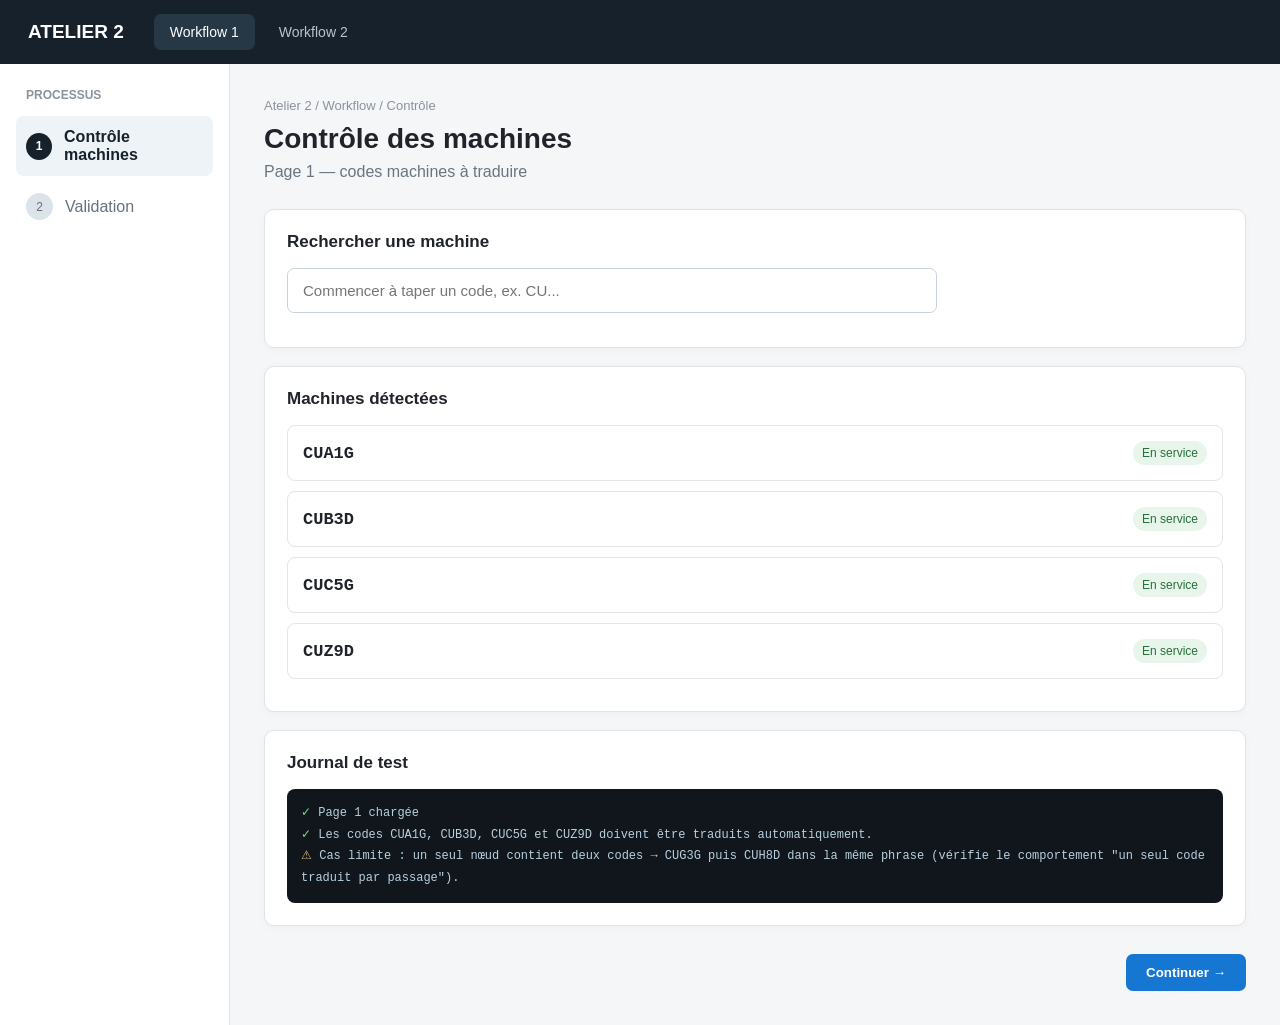
<file: index.html>
<!DOCTYPE html>
<html lang="fr">
<head>
<meta charset="UTF-8">
<meta name="viewport" content="width=device-width, initial-scale=1.0">
<title>Test Workflow — Traduction Machines</title>
<style>
*{box-sizing:border-box}
body{margin:0;font-family:Inter,Arial,sans-serif;background:#f4f6f8;color:#20242a}
header{height:64px;background:#17212b;color:white;display:flex;align-items:center;padding:0 28px;gap:30px}
.logo{font-weight:700;font-size:19px}
nav{display:flex;gap:8px}
nav button{border:0;background:transparent;color:#b9c3cc;padding:10px 16px;border-radius:7px;cursor:pointer;font-size:14px}
nav button.active,nav button:hover{background:#263746;color:white}
.layout{display:flex;min-height:calc(100vh - 64px)}
aside{width:230px;background:white;border-right:1px solid #dfe4e8;padding:24px 16px}
.workflow-title{font-size:12px;text-transform:uppercase;color:#89939d;font-weight:700;margin:0 10px 14px}
.step{display:flex;align-items:center;gap:12px;padding:12px 10px;border-radius:8px;margin-bottom:5px;color:#65717c}
.step.active{background:#eef3f7;color:#17212b;font-weight:700}
.step .num{width:27px;height:27px;border-radius:50%;display:grid;place-items:center;background:#dce3e9;font-size:12px}
.step.active .num{background:#17212b;color:white}
main{flex:1;padding:34px;max-width:1100px}
.page{display:none}
.page.active{display:block}
.breadcrumb{font-size:13px;color:#89939d;margin-bottom:10px}
h1{margin:0 0 8px;font-size:28px}
.subtitle{color:#697580;margin-bottom:28px}
.card{background:white;border:1px solid #dfe4e8;border-radius:10px;padding:22px;margin-bottom:18px;box-shadow:0 2px 8px #00000008}
.card h2{font-size:17px;margin:0 0 16px}
.machine{display:flex;justify-content:space-between;align-items:center;border:1px solid #e1e6ea;border-radius:8px;padding:15px;margin:10px 0}
.code{font-family:monospace;font-size:17px;font-weight:700}
.status{font-size:12px;padding:5px 9px;border-radius:20px;background:#e8f5ea;color:#27713a}
.actions{display:flex;justify-content:space-between;margin-top:28px}
button.primary{background:#1677d2;color:white;border:0;border-radius:7px;padding:11px 20px;cursor:pointer;font-weight:600}
button.secondary{background:white;border:1px solid #cbd3da;border-radius:7px;padding:11px 20px;cursor:pointer}
.log{font-family:monospace;background:#10161c;color:#b9d0df;border-radius:8px;padding:14px;font-size:12px;line-height:1.8}
.ok{color:#72e18b}
.warn{color:#e1b672}

.machine-search{position:relative;max-width:650px}
.machine-search input{width:100%;padding:13px 15px;border:1px solid #cbd3da;border-radius:7px;font-size:15px;outline:none}
.machine-search input:focus{border-color:#1677d2;box-shadow:0 0 0 3px #1677d21a}
.suggestions{position:absolute;z-index:20;left:0;right:0;top:100%;background:white;border:1px solid #dfe4e8;border-top:0;border-radius:0 0 7px 7px;box-shadow:0 6px 16px #00000012;display:none;overflow:hidden}
.suggestion{padding:11px 15px;cursor:pointer;font-family:monospace;font-weight:700}
.suggestion:hover,.suggestion.active{background:#eef3f7}
.no-result{padding:11px 15px;color:#89939d;font-size:13px}
.selected-machine{margin-top:12px;font-size:13px;color:#697580}
</style>
</head>
<body>

<header>
  <div class="logo">ATELIER 2</div>
  <nav>
    <button id="nav1" onclick="goTo('page1')">Workflow 1</button>
    <button id="nav2" onclick="goTo('page2')">Workflow 2</button>
  </nav>
</header>

<div class="layout">
<aside>
  <div class="workflow-title">Processus</div>
  <div class="step active" id="step1"><span class="num">1</span> Contrôle machines</div>
  <div class="step" id="step2"><span class="num">2</span> Validation</div>
</aside>

<main>

<section class="page active" id="page1">
  <div class="breadcrumb">Atelier 2 / Workflow / Contrôle</div>
  <h1>Contrôle des machines</h1>
  <div class="subtitle">Page 1 — codes machines à traduire</div>

  <div class="card">
    <h2>Rechercher une machine</h2>
    <div class="machine-search">
      <input id="machineInput" type="text" autocomplete="off"
             placeholder="Commencer à taper un code, ex. CU...">
      <div id="suggestions" class="suggestions"></div>
    </div>
    <div id="selectedMachine" class="selected-machine"></div>
  </div>

  <div class="card">
    <h2>Machines détectées</h2>
    <div class="machine"><span class="code">CUA1G</span><span class="status">En service</span></div>
    <div class="machine"><span class="code">CUB3D</span><span class="status">En service</span></div>
    <div class="machine"><span class="code">CUC5G</span><span class="status">En service</span></div>
    <div class="machine"><span class="code">CUZ9D</span><span class="status">En service</span></div>
  </div>

  <div class="card">
    <h2>Journal de test</h2>
    <div class="log"><span class="ok">✓</span> Page 1 chargée<br>
    <span class="ok">✓</span> Les codes CUA1G, CUB3D, CUC5G et CUZ9D doivent être traduits automatiquement.<br>
    <span class="warn">⚠</span> Cas limite : un seul nœud contient deux codes → CUG3G puis CUH8D dans la même phrase (vérifie le comportement "un seul code traduit par passage").</div>
  </div>

  <div class="actions">
    <span></span>
    <button class="primary" onclick="goTo('page2')">Continuer →</button>
  </div>
</section>

<section class="page" id="page2">
  <div class="breadcrumb">Atelier 2 / Workflow / Validation</div>
  <h1>Validation</h1>
  <div class="subtitle">Page 2 — deuxième écran du workflow</div>

  <div class="card">
    <h2>Contrôle final</h2>
    <div class="machine"><span class="code">CUD2G</span><span class="status">À vérifier</span></div>
    <div class="machine"><span class="code">CUE7D</span><span class="status">À vérifier</span></div>
    <div class="machine"><span class="code">CUF4G</span><span class="status">À vérifier</span></div>
    <div class="machine"><span class="code">CUH8D</span><span class="status">À vérifier</span></div>
  </div>

  <div class="card">
    <h2>Test de navigation</h2>
    <div class="log"><span class="ok">✓</span> Page 2 chargée via history.pushState()<br>
    <span class="ok">✓</span> Le UserScript doit détecter les nouveaux codes sans rechargement.</div>
  </div>

  <div class="actions">
    <button class="secondary" onclick="goTo('page1')">← Retour</button>
    <button class="primary" onclick="goTo('page1')">Terminer</button>
  </div>
</section>

</main>
</div>

<script>
function goTo(page, addHistory=true){
  document.querySelectorAll('.page').forEach(p=>p.classList.remove('active'));
  document.querySelectorAll('.step').forEach(s=>s.classList.remove('active'));
  document.getElementById(page).classList.add('active');

  const isPage1 = page === 'page1';
  document.getElementById(isPage1 ? 'step1' : 'step2').classList.add('active');
  document.getElementById('nav1').classList.toggle('active', isPage1);
  document.getElementById('nav2').classList.toggle('active', !isPage1);

  if(addHistory){
    history.pushState({page:page}, '', '#' + page);
  }
  window.scrollTo(0,0);
}

window.addEventListener('popstate', ()=>{
  const page = location.hash === '#page2' ? 'page2' : 'page1';
  goTo(page, false);
});

const initialPage = location.hash === '#page2' ? 'page2' : 'page1';
goTo(initialPage, false);

// Liste générée par boucle complète (26 lettres x 1-9 x G/D = 468 codes)
// pour tester l'autocomplétion sur l'intégralité de la plage de codes possibles.
const machines = [];
{
  const lettres = 'ABCDEFGHIJKLMNOPQRSTUVWXYZ';
  for (let i = 0; i < lettres.length; i++) {
    for (let n = 1; n <= 9; n++) {
      machines.push(`CU${lettres[i]}${n}G`);
      machines.push(`CU${lettres[i]}${n}D`);
    }
  }
}

const machineInput = document.getElementById("machineInput");
const suggestions = document.getElementById("suggestions");
const selectedMachine = document.getElementById("selectedMachine");

function afficherSuggestions() {
  const valeur = machineInput.value.trim().toUpperCase();

  if (!valeur) {
    suggestions.style.display = "none";
    return;
  }

  const resultats = machines
    .filter(code => code.startsWith(valeur))
    .slice(0, 1);

  suggestions.innerHTML = "";

  if (!resultats.length) {
    suggestions.innerHTML = '<div class="no-result">Aucune machine trouvée</div>';
  } else {
    resultats.forEach(code => {
      const item = document.createElement("div");
      item.className = "suggestion";
      item.textContent = code;
      item.onclick = () => {
        machineInput.value = code;
        selectedMachine.textContent = "Machine sélectionnée : " + code;
        suggestions.style.display = "none";
      };
      suggestions.appendChild(item);
    });
  }

  suggestions.style.display = "block";
}

machineInput.addEventListener("input", afficherSuggestions);

machineInput.addEventListener("keydown", event => {
  if (event.key === "Escape") {
    suggestions.style.display = "none";
  }

  if (event.key === "Enter") {
    const premier = suggestions.querySelector(".suggestion");
    if (premier) premier.click();
  }
});

document.addEventListener("click", event => {
  if (!event.target.closest(".machine-search")) {
    suggestions.style.display = "none";
  }
});

</script>

</body>
</html>
</file>
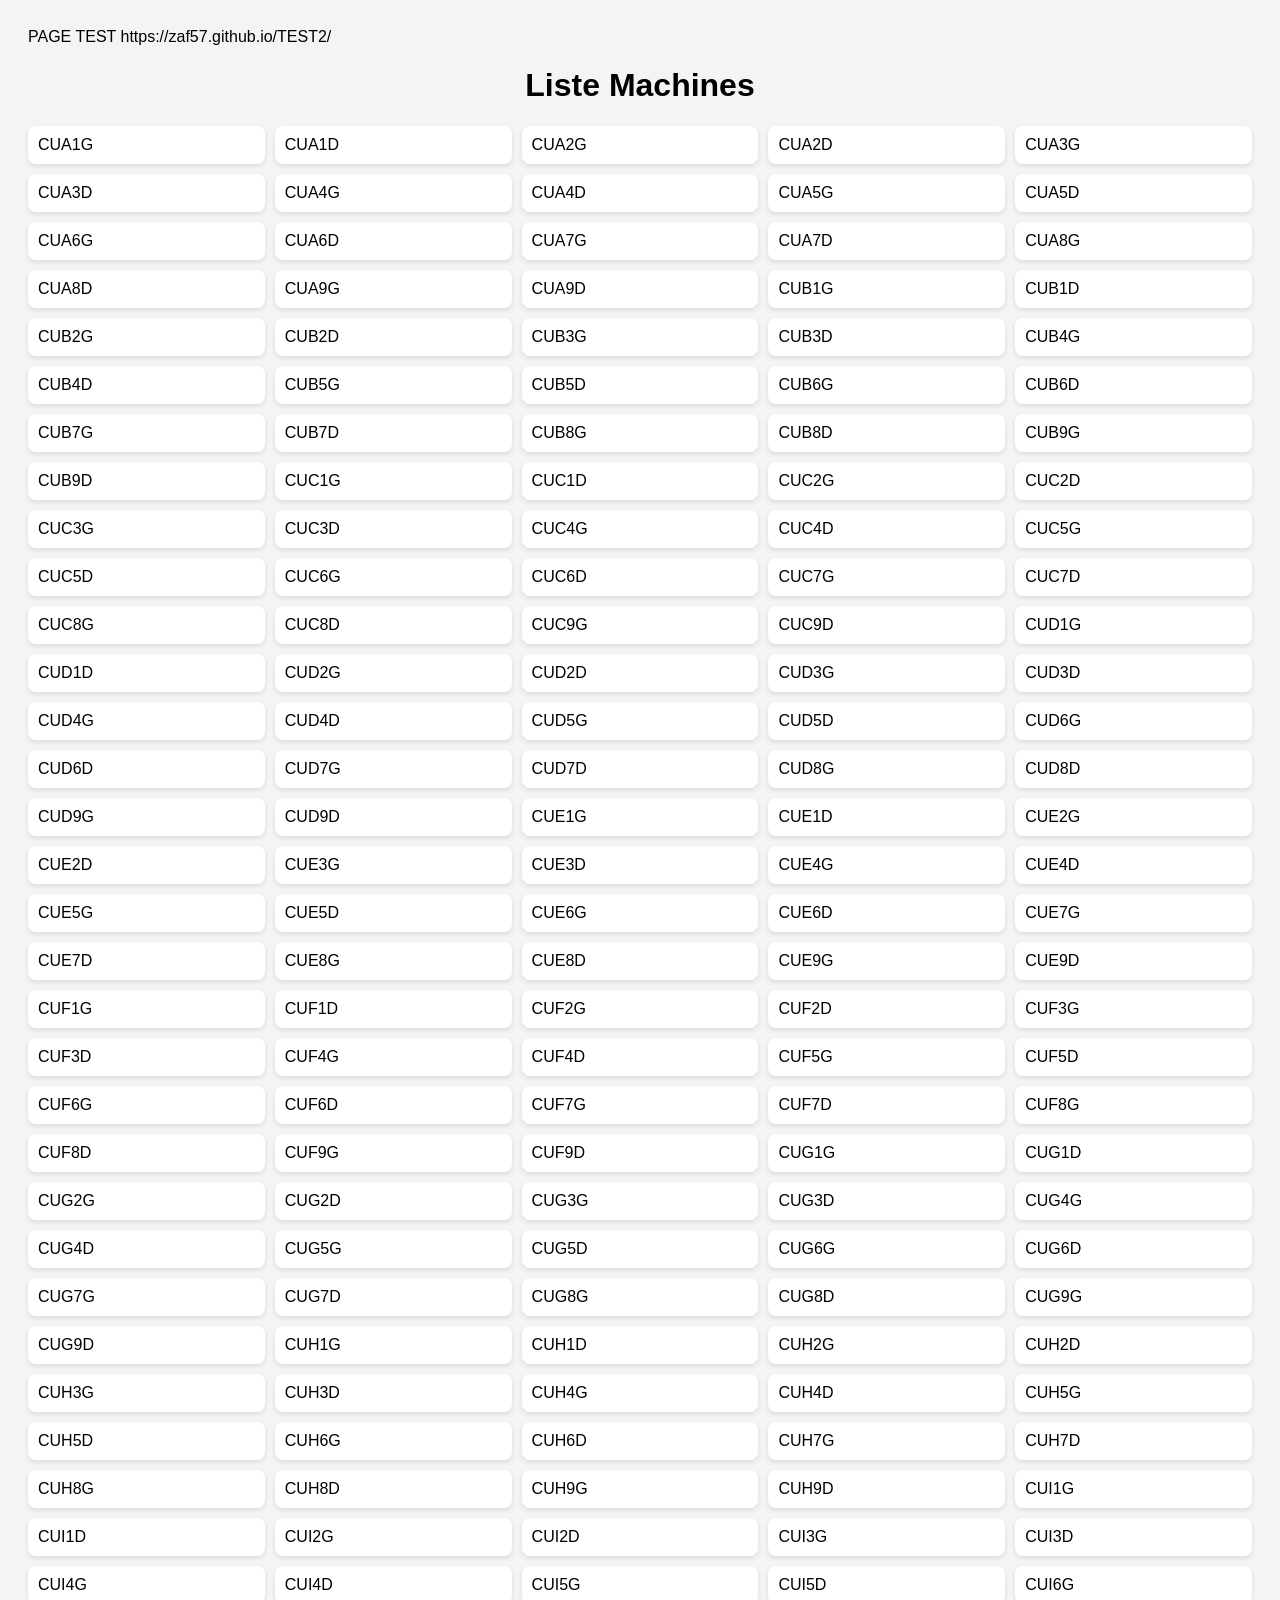
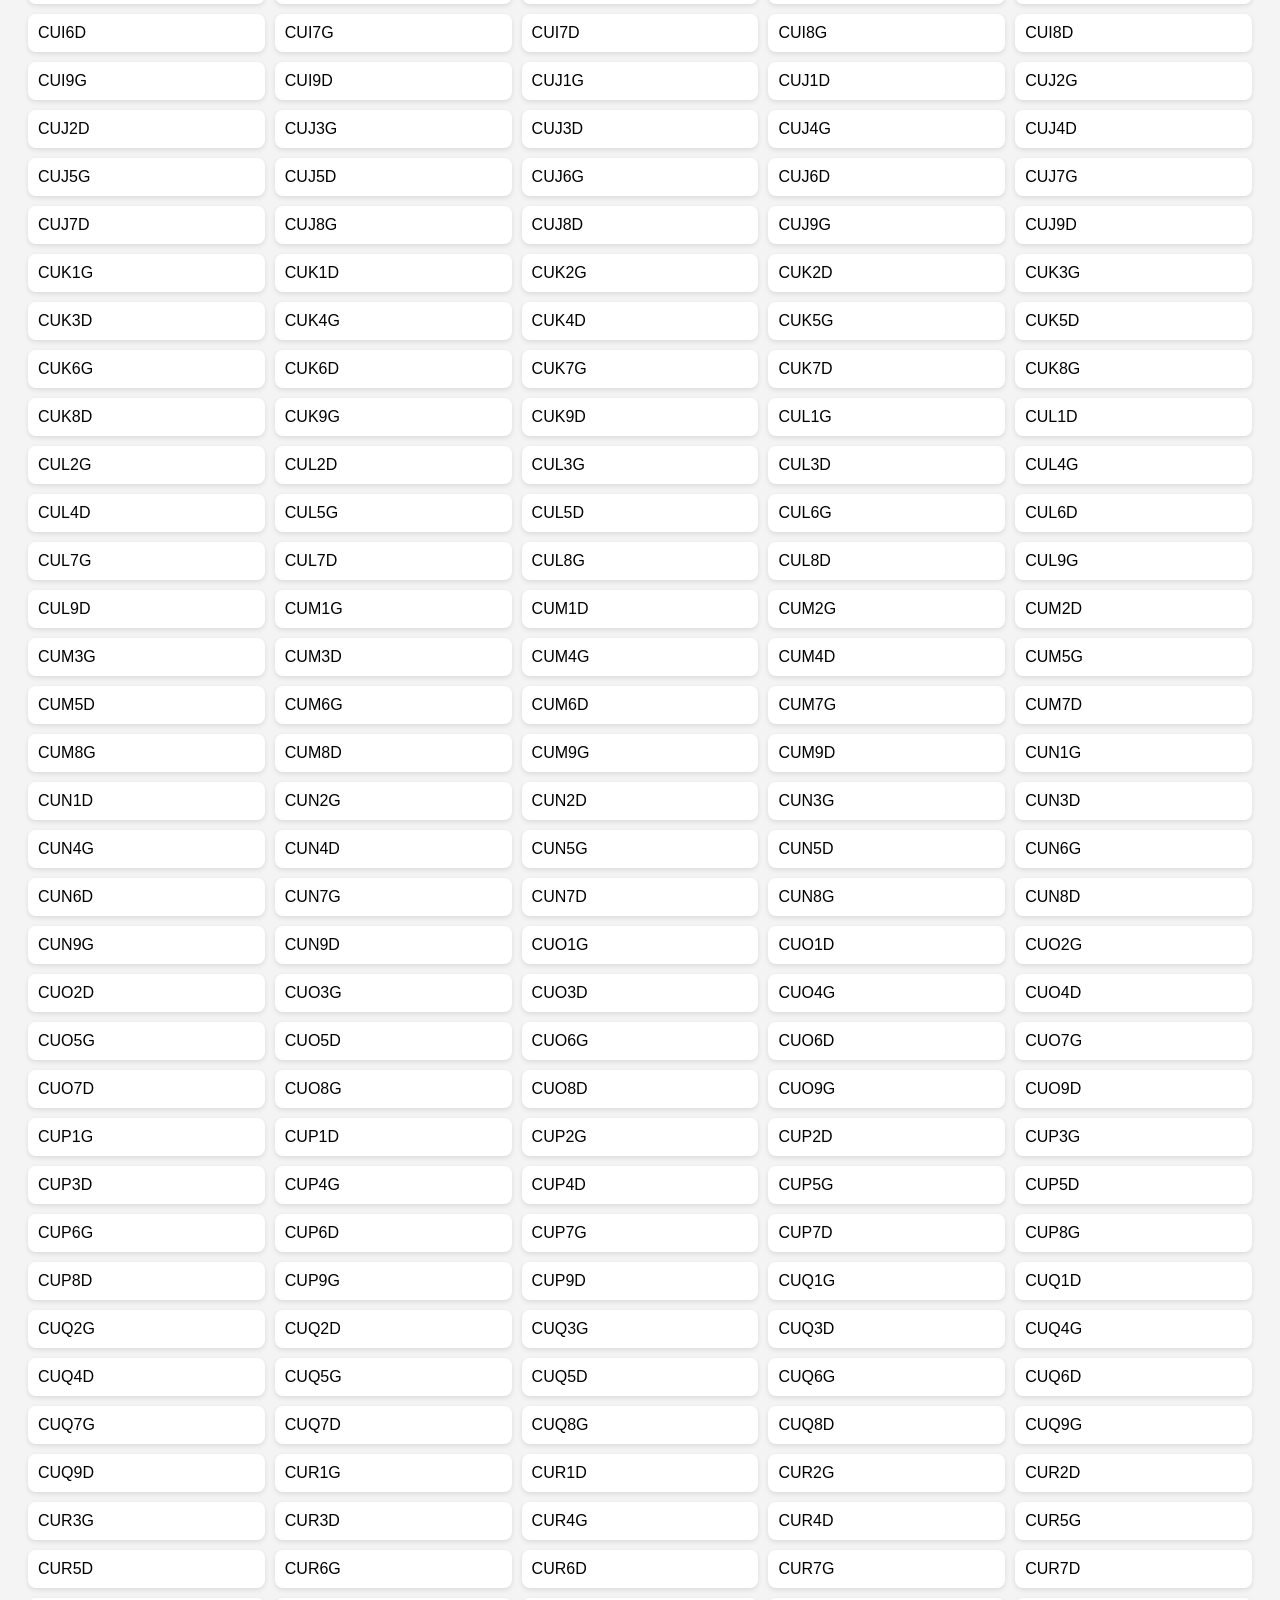
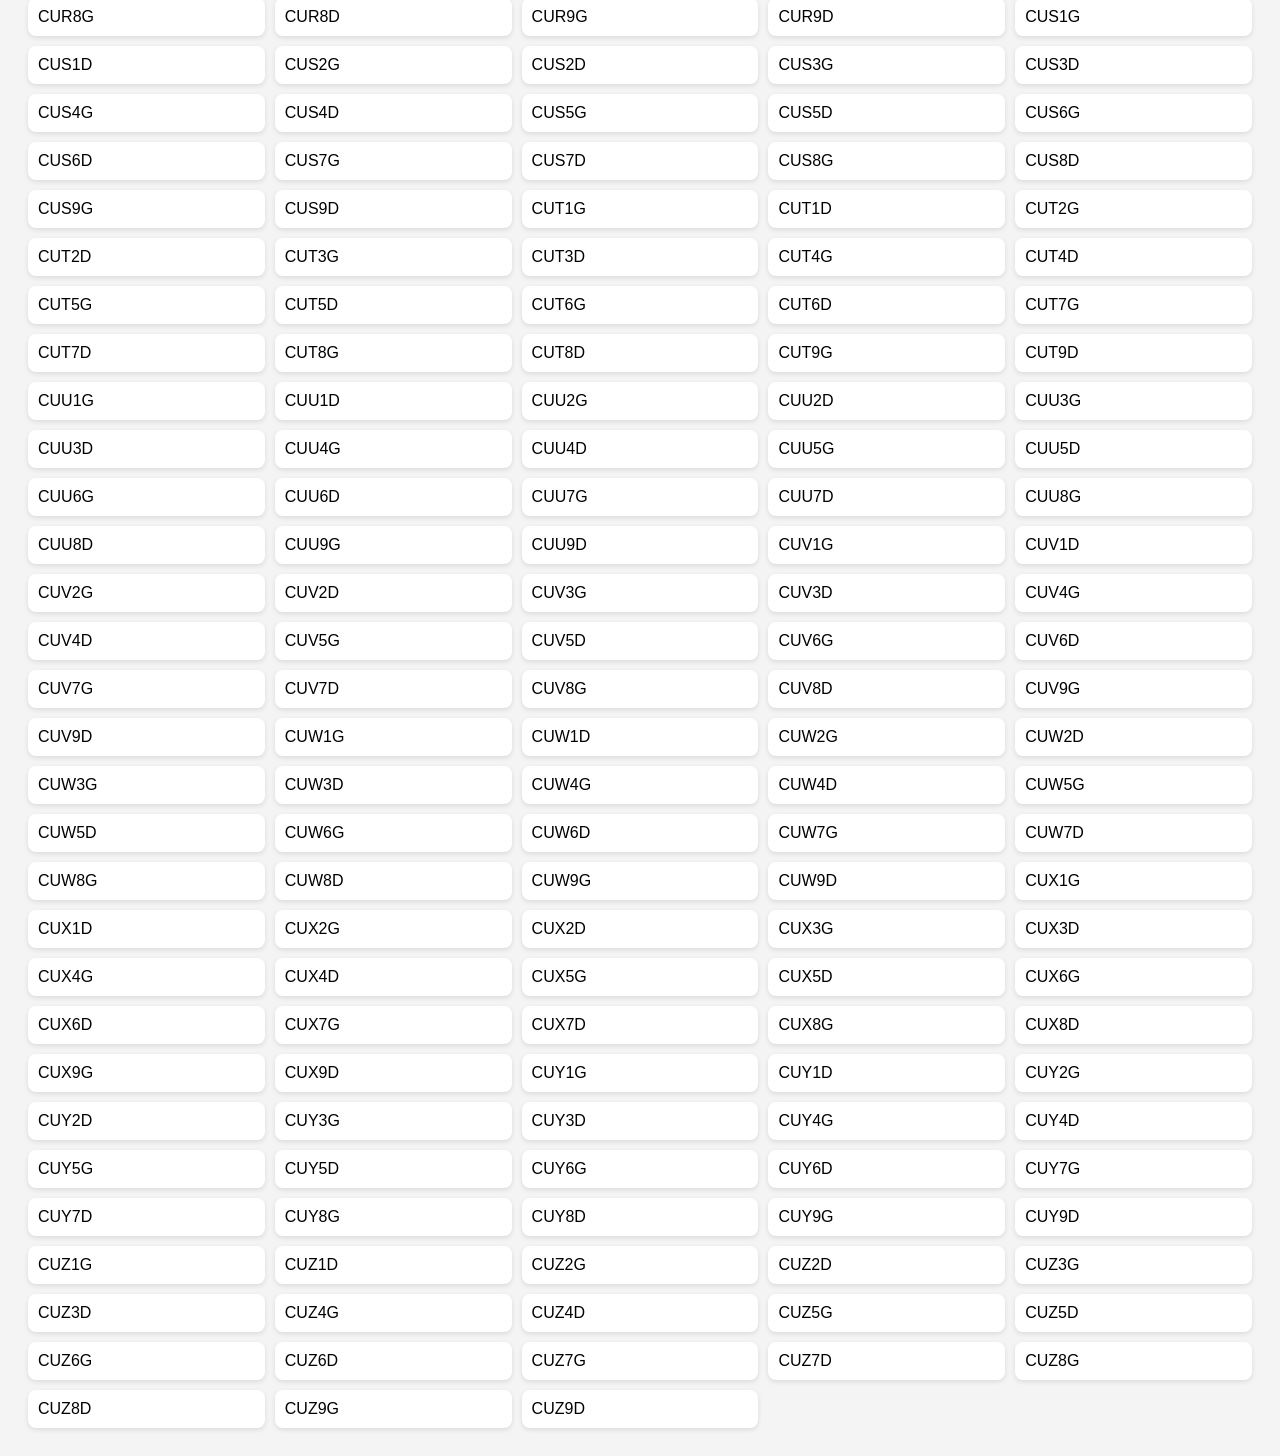
<file: index test.html>
PAGE TEST https://zaf57.github.io/TEST2/
<!DOCTYPE html>
<html lang="fr">
<head>
    <meta charset="UTF-8">
    <meta name="viewport" content="width=device-width, initial-scale=1.0">
    <title>Liste Machines Atelier</title>

    <style>
        body {
            font-family: Arial, sans-serif;
            background: #f4f4f4;
            padding: 20px;
        }

        h1 {
            text-align: center;
        }

        .grid {
            display: grid;
            grid-template-columns: repeat(auto-fill, minmax(220px, 1fr));
            gap: 10px;
            margin-top: 20px;
        }

        .machine {
            background: white;
            border-radius: 8px;
            padding: 10px;
            box-shadow: 0 2px 5px rgba(0,0,0,0.1);
            font-size: 16px;
        }

        
    </style>
</head>
<body>

    <h1>Liste Machines</h1>

    <div class="grid" id="machines"></div>

    <script>

        const lettres = 'ABCDEFGHIJKLMNOPQRSTUVWXYZ'.split('');

        const container = document.getElementById('machines');

        lettres.forEach((lettre, index) => {

            const rangee = index + 1;

            for(let i = 1; i <= 9; i++) {

                ['G', 'D'].forEach(cote => {

                    const code = `CU${lettre}${i}${cote}`;
                    const alias = `${rangee}/${i}${cote}`;

                    const div = document.createElement('div');
                    div.className = 'machine';

                    div.innerHTML = `${code}`;

                    container.appendChild(div);
                });
            }
        });

    </script>

</body>
</html>
</file>
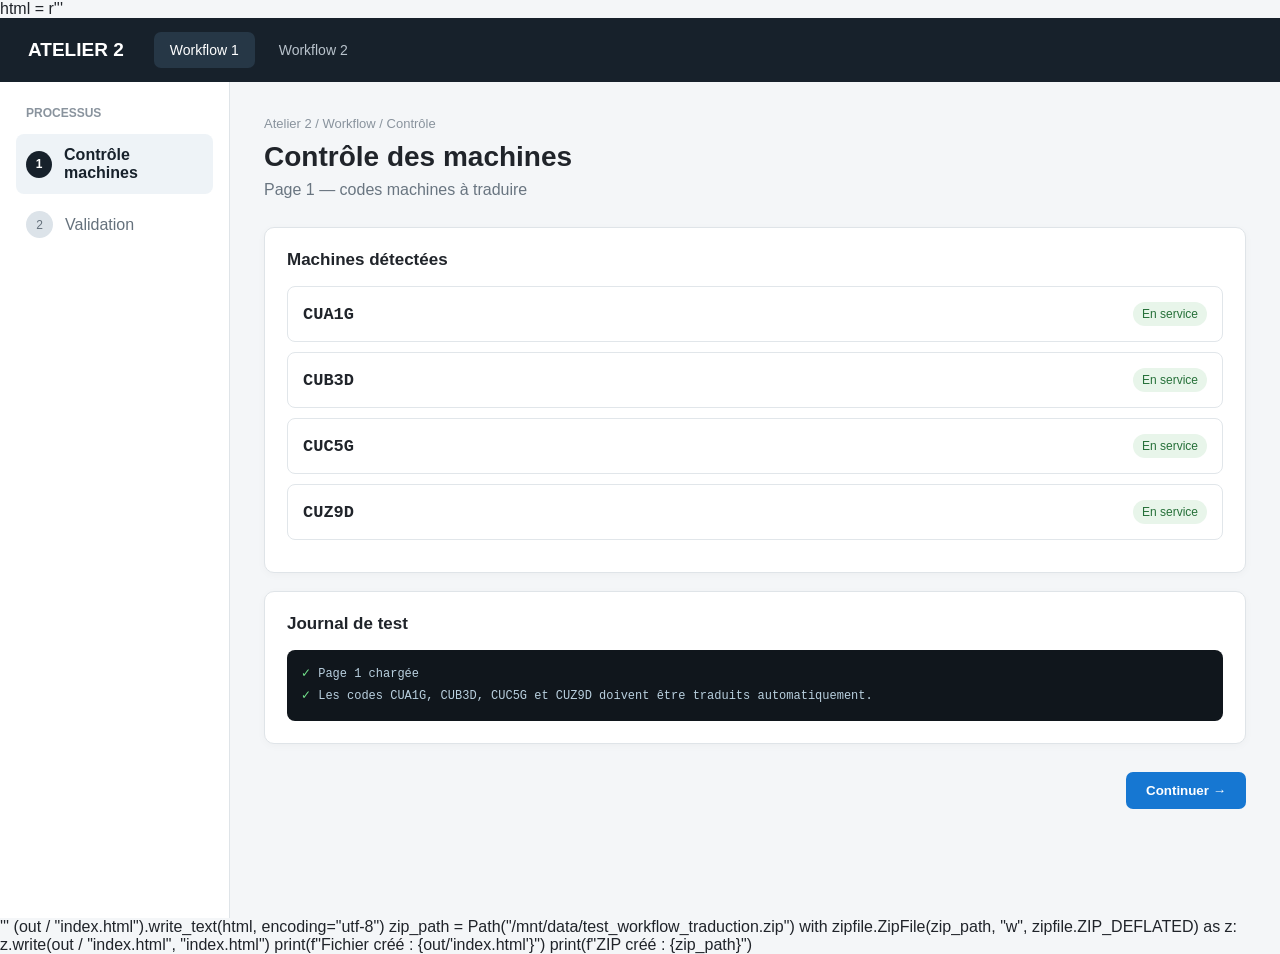
<file: indexr.html>
html = r'''<!DOCTYPE html>
<html lang="fr">
<head>
<meta charset="UTF-8">
<meta name="viewport" content="width=device-width, initial-scale=1.0">
<title>Test Workflow — Traduction Machines</title>
<style>
*{box-sizing:border-box}
body{margin:0;font-family:Inter,Arial,sans-serif;background:#f4f6f8;color:#20242a}
header{height:64px;background:#17212b;color:white;display:flex;align-items:center;padding:0 28px;gap:30px}
.logo{font-weight:700;font-size:19px}
nav{display:flex;gap:8px}
nav button{border:0;background:transparent;color:#b9c3cc;padding:10px 16px;border-radius:7px;cursor:pointer;font-size:14px}
nav button.active,nav button:hover{background:#263746;color:white}
.layout{display:flex;min-height:calc(100vh - 64px)}
aside{width:230px;background:white;border-right:1px solid #dfe4e8;padding:24px 16px}
.workflow-title{font-size:12px;text-transform:uppercase;color:#89939d;font-weight:700;margin:0 10px 14px}
.step{display:flex;align-items:center;gap:12px;padding:12px 10px;border-radius:8px;margin-bottom:5px;color:#65717c}
.step.active{background:#eef3f7;color:#17212b;font-weight:700}
.step .num{width:27px;height:27px;border-radius:50%;display:grid;place-items:center;background:#dce3e9;font-size:12px}
.step.active .num{background:#17212b;color:white}
main{flex:1;padding:34px;max-width:1100px}
.page{display:none}
.page.active{display:block}
.breadcrumb{font-size:13px;color:#89939d;margin-bottom:10px}
h1{margin:0 0 8px;font-size:28px}
.subtitle{color:#697580;margin-bottom:28px}
.card{background:white;border:1px solid #dfe4e8;border-radius:10px;padding:22px;margin-bottom:18px;box-shadow:0 2px 8px #00000008}
.card h2{font-size:17px;margin:0 0 16px}
.machine{display:flex;justify-content:space-between;align-items:center;border:1px solid #e1e6ea;border-radius:8px;padding:15px;margin:10px 0}
.code{font-family:monospace;font-size:17px;font-weight:700}
.status{font-size:12px;padding:5px 9px;border-radius:20px;background:#e8f5ea;color:#27713a}
.actions{display:flex;justify-content:space-between;margin-top:28px}
button.primary{background:#1677d2;color:white;border:0;border-radius:7px;padding:11px 20px;cursor:pointer;font-weight:600}
button.secondary{background:white;border:1px solid #cbd3da;border-radius:7px;padding:11px 20px;cursor:pointer}
.log{font-family:monospace;background:#10161c;color:#b9d0df;border-radius:8px;padding:14px;font-size:12px;line-height:1.8}
.ok{color:#72e18b}
</style>
</head>
<body>

<header>
  <div class="logo">ATELIER 2</div>
  <nav>
    <button id="nav1" onclick="goTo('page1')">Workflow 1</button>
    <button id="nav2" onclick="goTo('page2')">Workflow 2</button>
  </nav>
</header>

<div class="layout">
<aside>
  <div class="workflow-title">Processus</div>
  <div class="step active" id="step1"><span class="num">1</span> Contrôle machines</div>
  <div class="step" id="step2"><span class="num">2</span> Validation</div>
</aside>

<main>

<section class="page active" id="page1">
  <div class="breadcrumb">Atelier 2 / Workflow / Contrôle</div>
  <h1>Contrôle des machines</h1>
  <div class="subtitle">Page 1 — codes machines à traduire</div>

  <div class="card">
    <h2>Machines détectées</h2>
    <div class="machine"><span class="code">CUA1G</span><span class="status">En service</span></div>
    <div class="machine"><span class="code">CUB3D</span><span class="status">En service</span></div>
    <div class="machine"><span class="code">CUC5G</span><span class="status">En service</span></div>
    <div class="machine"><span class="code">CUZ9D</span><span class="status">En service</span></div>
  </div>

  <div class="card">
    <h2>Journal de test</h2>
    <div class="log"><span class="ok">✓</span> Page 1 chargée<br>
    <span class="ok">✓</span> Les codes CUA1G, CUB3D, CUC5G et CUZ9D doivent être traduits automatiquement.</div>
  </div>

  <div class="actions">
    <span></span>
    <button class="primary" onclick="goTo('page2')">Continuer →</button>
  </div>
</section>

<section class="page" id="page2">
  <div class="breadcrumb">Atelier 2 / Workflow / Validation</div>
  <h1>Validation</h1>
  <div class="subtitle">Page 2 — deuxième écran du workflow</div>

  <div class="card">
    <h2>Contrôle final</h2>
    <div class="machine"><span class="code">CUD2G</span><span class="status">À vérifier</span></div>
    <div class="machine"><span class="code">CUE7D</span><span class="status">À vérifier</span></div>
    <div class="machine"><span class="code">CUF4G</span><span class="status">À vérifier</span></div>
    <div class="machine"><span class="code">CUH8D</span><span class="status">À vérifier</span></div>
  </div>

  <div class="card">
    <h2>Test de navigation</h2>
    <div class="log"><span class="ok">✓</span> Page 2 chargée via history.pushState()<br>
    <span class="ok">✓</span> Le UserScript doit détecter les nouveaux codes sans rechargement.</div>
  </div>

  <div class="actions">
    <button class="secondary" onclick="goTo('page1')">← Retour</button>
    <button class="primary" onclick="goTo('page1')">Terminer</button>
  </div>
</section>

</main>
</div>

<script>
function goTo(page, addHistory=true){
  document.querySelectorAll('.page').forEach(p=>p.classList.remove('active'));
  document.querySelectorAll('.step').forEach(s=>s.classList.remove('active'));
  document.getElementById(page).classList.add('active');

  const isPage1 = page === 'page1';
  document.getElementById(isPage1 ? 'step1' : 'step2').classList.add('active');
  document.getElementById('nav1').classList.toggle('active', isPage1);
  document.getElementById('nav2').classList.toggle('active', !isPage1);

  if(addHistory){
    history.pushState({page:page}, '', '#' + page);
  }
  window.scrollTo(0,0);
}

window.addEventListener('popstate', ()=>{
  const page = location.hash === '#page2' ? 'page2' : 'page1';
  goTo(page, false);
});

const initialPage = location.hash === '#page2' ? 'page2' : 'page1';
goTo(initialPage, false);
</script>
</body>
</html>
'''

(out / "index.html").write_text(html, encoding="utf-8")

zip_path = Path("/mnt/data/test_workflow_traduction.zip")
with zipfile.ZipFile(zip_path, "w", zipfile.ZIP_DEFLATED) as z:
    z.write(out / "index.html", "index.html")

print(f"Fichier créé : {out/'index.html'}")
print(f"ZIP créé : {zip_path}")
</file>
